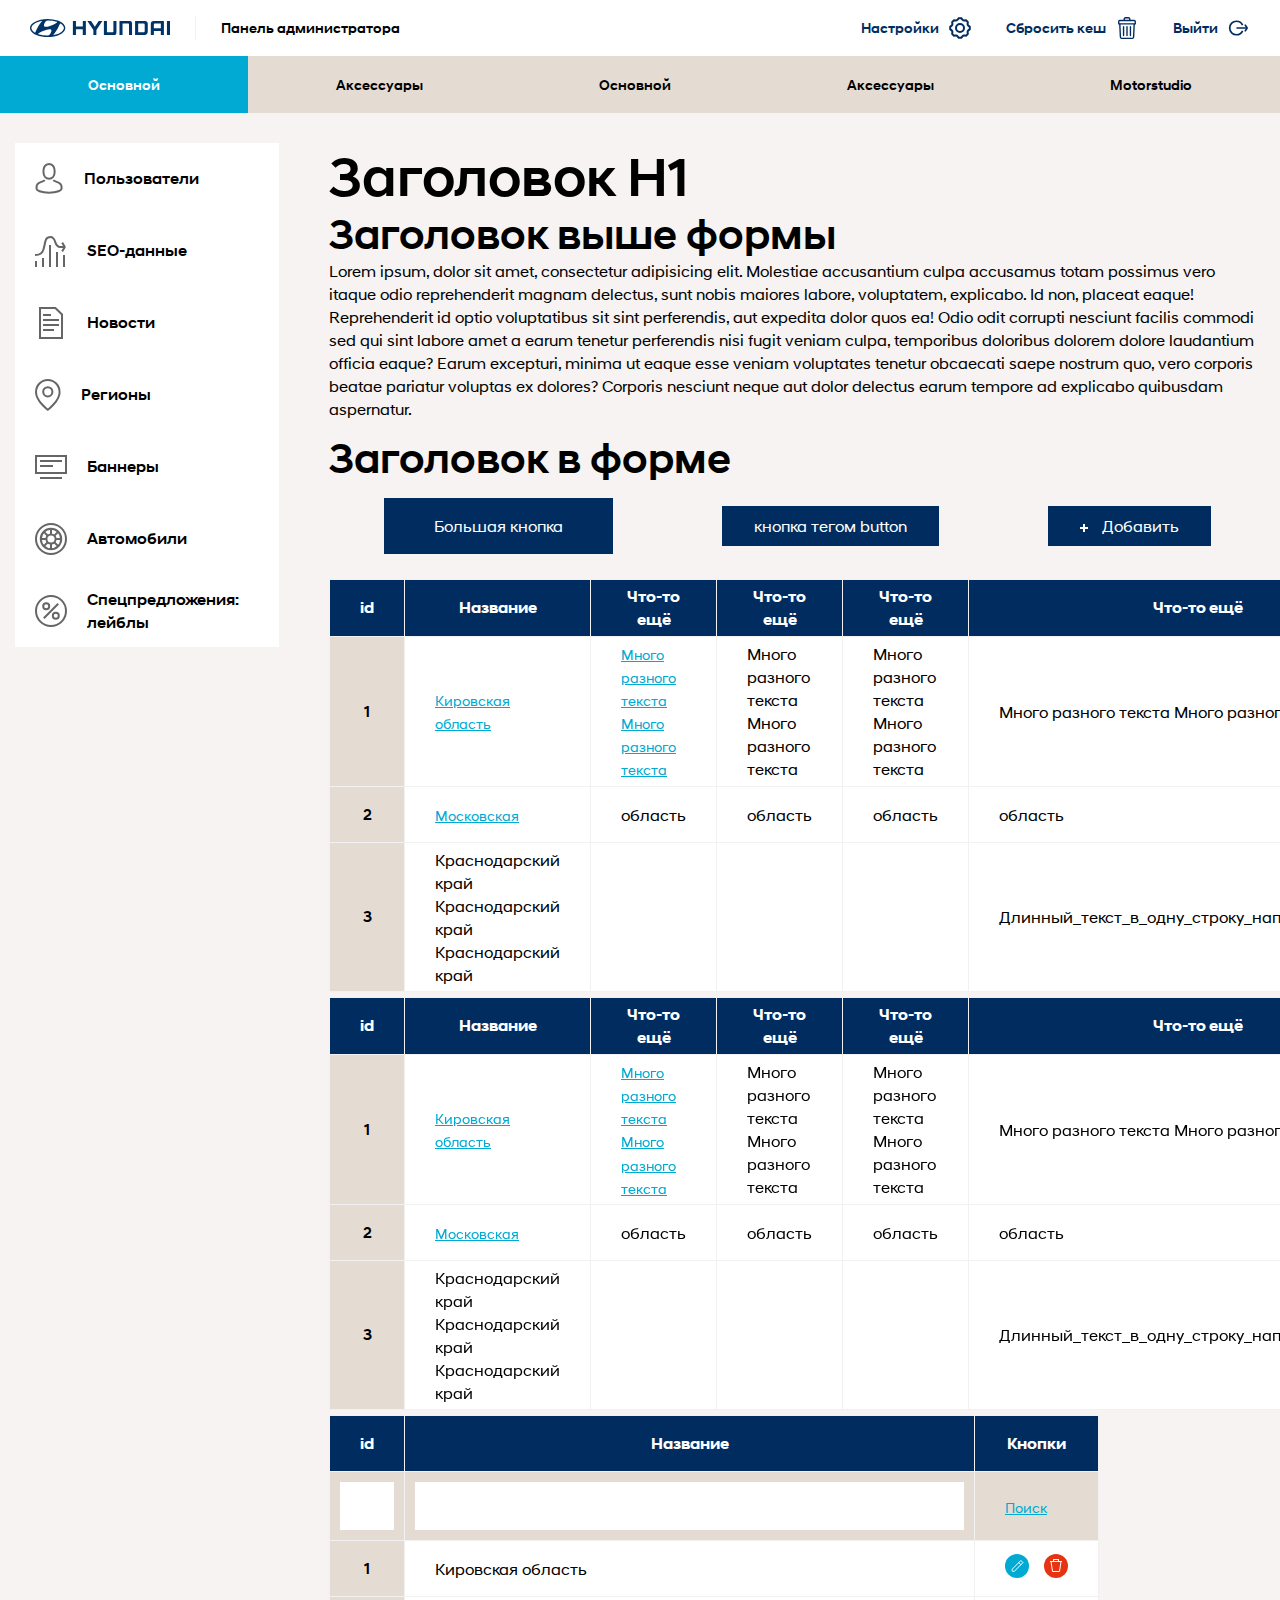
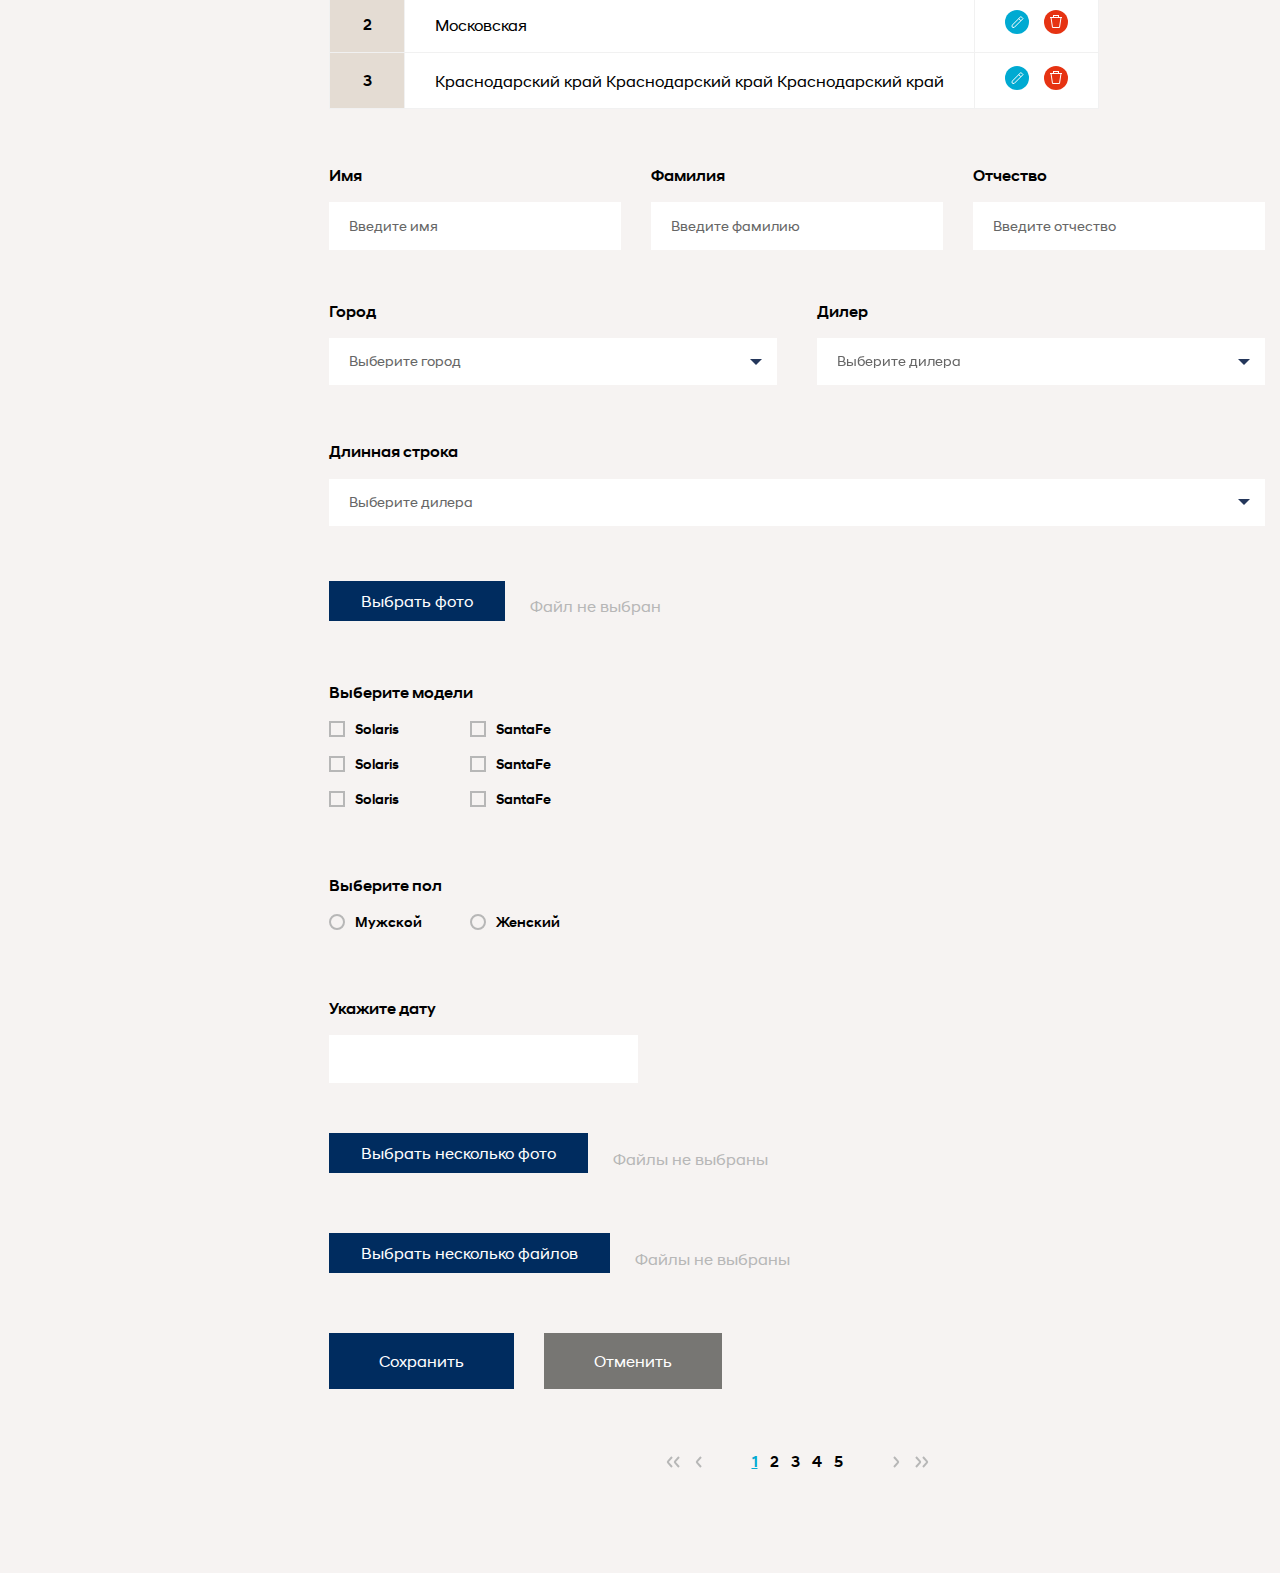
<file: index.html>
<!DOCTYPE html>
<html lang="ru">

<head>
	
	<base href="public/" />

	<meta charset="utf-8">
	
	<title>Admin Panel</title>
	<meta name="description" content="">

	<meta http-equiv="X-UA-Compatible" content="IE=edge">
	<meta name="viewport" content="width=device-width, initial-scale=1, maximum-scale=1">

	<meta property="og:image" content="path/to/image.jpg">
	<link rel="shortcut icon" href="../resources/admin/img/favicon/favicon.ico" type="image/x-icon">

	<link rel="stylesheet" href="css/admin/main.css?300520201328">
	<link rel="stylesheet" href="css/admin/libs.css?300520201328">

</head>

<body>
	<header class="header">
		<div class="header__top-line">
			<div class="header__left">
				<a href="javascript:void(0)" class="header__logo">
					<svg xmlns="http://www.w3.org/2000/svg" class="hyundai-logo">
						<use xlink:href="#img-hyundai"></use>
					</svg>
				</a>
				<h1 class="header__title">Панель администратора</h1>
			</div>
			<div class="header__right">
				<ul>
					<li>
						<a href="javascript:void(0)" class="header__link">
							<span>Настройки</span>
							<div class="header__icon">
								<svg viewBox="0 0 22 22" fill="none" xmlns="http://www.w3.org/2000/svg">
									<path d="M12.2816 1.23633L13.401 2.65378C13.8315 3.19892 14.5141 3.48163 15.204 3.40058L16.9978 3.18984L18.8102 5.00226L18.5995 6.79611C18.5184 7.48599 18.8011 8.16852 19.3463 8.59903L20.7637 9.71845L20.7637 12.2816L19.3463 13.401C18.8011 13.8315 18.5184 14.5141 18.5995 15.204L18.8102 16.9978L16.9978 18.8102L15.204 18.5995C14.5141 18.5184 13.8315 18.8011 13.401 19.3463L12.2816 20.7637H9.71845L8.59903 19.3463C8.16852 18.8011 7.48599 18.5184 6.79611 18.5995L5.00227 18.8102L3.18984 16.9978L3.40058 15.204C3.48163 14.5141 3.19892 13.8315 2.65379 13.401L1.23633 12.2816L1.23633 9.71845L2.65378 8.59903C3.19892 8.16852 3.48163 7.48599 3.40058 6.79611L3.18984 5.00227L5.00227 3.18984L6.79611 3.40058C7.48599 3.48163 8.16852 3.19892 8.59903 2.65378L9.71845 1.23633L12.2816 1.23633Z"
									 stroke="#002C5F" stroke-width="2" />
									<circle cx="11" cy="11" r="4" stroke="#002C5F" stroke-width="2" />
								</svg>
							</div>
						</a>
					</li>
					<li>
						<a href="javascript:void(0)" class="header__link">
							<span>Сбросить кеш</span>
							<div class="header__icon">
								<svg id="Layer_1" enable-background="new 0 0 512 512" height="512" viewBox="0 0 512 512" width="512" xmlns="http://www.w3.org/2000/svg"><g><path d="m424 64h-88v-16c0-26.467-21.533-48-48-48h-64c-26.467 0-48 21.533-48 48v16h-88c-22.056 0-40 17.944-40 40v56c0 8.836 7.164 16 16 16h8.744l13.823 290.283c1.221 25.636 22.281 45.717 47.945 45.717h242.976c25.665 0 46.725-20.081 47.945-45.717l13.823-290.283h8.744c8.836 0 16-7.164 16-16v-56c0-22.056-17.944-40-40-40zm-216-16c0-8.822 7.178-16 16-16h64c8.822 0 16 7.178 16 16v16h-96zm-128 56c0-4.411 3.589-8 8-8h336c4.411 0 8 3.589 8 8v40c-4.931 0-331.567 0-352 0zm313.469 360.761c-.407 8.545-7.427 15.239-15.981 15.239h-242.976c-8.555 0-15.575-6.694-15.981-15.239l-13.751-288.761h302.44z" fill="#002C5F"/><path d="m256 448c8.836 0 16-7.164 16-16v-208c0-8.836-7.164-16-16-16s-16 7.164-16 16v208c0 8.836 7.163 16 16 16z" fill="#002C5F"/><path d="m336 448c8.836 0 16-7.164 16-16v-208c0-8.836-7.164-16-16-16s-16 7.164-16 16v208c0 8.836 7.163 16 16 16z" fill="#002C5F"/><path d="m176 448c8.836 0 16-7.164 16-16v-208c0-8.836-7.164-16-16-16s-16 7.164-16 16v208c0 8.836 7.163 16 16 16z" fill="#002C5F"/></g></svg>
							</div>
						</a>
					</li>
					<li>
						<a href="../login.html" class="header__link">
							<span>Выйти</span>
							<div class="header__icon">
								<svg viewBox="0 0 26 24" fill="none" xmlns="http://www.w3.org/2000/svg">
									<path d="M20 8L22.2969 11.4453C22.5208 11.7812 22.5208 12.2188 22.2969 12.5547L20 16" stroke="#002C5F" stroke-width="2" />
									<path d="M17.2746 8.66667C16.0106 5.91263 13.2286 4 9.99996 4C5.58168 4 1.99996 7.58172 1.99996 12C1.99996 16.4183 5.58168 20 9.99996 20C13.2286 20 16.0106 18.0874 17.2746 15.3333M22.6666 12L9.99996 12"
									 stroke="#002C5F" stroke-width="2" />
								</svg>
							</div>
						</a>
					</li>
				</ul>
			</div>
		</div>
		<nav class="menu">
			<ul>
				<li class="menu__item">
					<a href="javascript:void(0)" class="menu__link active">
						<span>Основной</span>
					</a>
				</li>
				<li class="menu__item">
					<a href="javascript:void(0)" class="menu__link">
						<span>Аксессуары</span>
					</a>
				</li>
				<li class="menu__item">
					<a href="javascript:void(0)" class="menu__link">
						<span>Основной</span>
					</a>
				</li>
				<li class="menu__item">
					<a href="javascript:void(0)" class="menu__link">
						<span>Аксессуары</span>
					</a>
				</li>
				<li class="menu__item">
					<a href="javascript:void(0)" class="menu__link">
						<span>Motorstudio</span>
					</a>
				</li>
			</ul>
		</nav>
	</header>

	<section class="content">
		<div class="content__center">
			<aside class="sidebar">
				
				<div class="menu-title">Меню</div>
				<button class="mobile-btn"><span></span><span></span><span></span></button>

				<ul class="sidebar__list">
					<li class="sidebar__item">
						<a href="javascript:void(0)" class="sidebar__link">
							<div class="sidebar__icon">
								<svg width="29" height="32" viewBox="0 0 29 32" fill="none" xmlns="http://www.w3.org/2000/svg">
									<path d="M19.6829 8.58537C19.6829 12.9868 17.1854 15.7805 14.0488 15.7805C10.9122 15.7805 8.41463 12.9868 8.41463 8.58537C8.41463 6.32931 8.8823 4.4092 9.7984 3.08293C10.6793 1.80766 12.0259 1 14.0488 1C16.0717 1 17.4183 1.80766 18.2992 3.08293C19.2153 4.4092 19.6829 6.32931 19.6829 8.58537Z"
									 stroke="#666666" stroke-width="2" />
									<path d="M9.7561 17.1707C7.80488 19.4412 1.56097 18.6844 1.56097 23.6038V25.8744C1.82114 27.1357 5.30732 29.6585 14.0488 29.6585"
									 stroke="#666666" stroke-width="2" />
									<path d="M18.3415 17.1707C20.2927 19.4412 26.5366 18.6844 26.5366 23.6038V25.8744C26.2764 27.1357 22.7902 29.6585 14.0488 29.6585"
									 stroke="#666666" stroke-width="2" />
								</svg>
							</div>
							<span>Пользователи</span>
						</a>
					</li>
					<li class="sidebar__item">
						<a href="javascript:void(0)" class="sidebar__link">
							<div class="sidebar__icon">
								<svg width="32" height="31" viewBox="0 0 32 31" fill="none" xmlns="http://www.w3.org/2000/svg">
									<path d="M0 19C14.4 19 5.5 1 15.5 1C21.9 1 18.4 11 25.2 11H30" stroke="#666666" stroke-width="2" />
									<path d="M27.1486 6.59998L29.5555 10.4292C29.7728 10.7748 29.7728 11.2251 29.5555 11.5707L27.1486 15.4" stroke="#666666"
									 stroke-width="2" />
									<rect y="25" width="2" height="6" fill="#666666" />
									<rect x="7" y="22" width="2" height="9" fill="#666666" />
									<rect x="14" y="9" width="2" height="22" fill="#666666" />
									<rect x="21" y="16" width="2" height="15" fill="#666666" />
									<rect x="28" y="19" width="2" height="12" fill="#666666" />
								</svg>
							</div>
							<span>SEO-данные</span>
						</a>
					</li>
					<li class="sidebar__item">
						<a href="javascript:void(0)" class="sidebar__link">
							<div class="sidebar__icon">
								<svg width="32" height="32" viewBox="0 0 32 32" fill="none" xmlns="http://www.w3.org/2000/svg">
									<path d="M5 1H20.4056L27 7.42199V31H5V1Z" stroke="#666666" stroke-width="2" />
									<path d="M8 8H16" stroke="#666666" stroke-width="2" />
									<path d="M8 13H24" stroke="#666666" stroke-width="2" />
									<path d="M8 18H24" stroke="#666666" stroke-width="2" />
									<path d="M8 23H19" stroke="#666666" stroke-width="2" />
								</svg>
							</div>
							<span>Новости</span>
						</a>
					</li>
					<li class="sidebar__item">
						<a href="javascript:void(0)" class="sidebar__link">
							<div class="sidebar__icon">
								<svg width="26" height="32" viewBox="0 0 26 32" fill="none" xmlns="http://www.w3.org/2000/svg">
									<path d="M24.6 13.193C24.6 17.5575 21.6362 22.0142 18.461 25.4973C16.8972 27.2127 15.3302 28.6402 14.1529 29.6394C13.6009 30.1079 13.1363 30.4808 12.8 30.7436C12.4637 30.4808 11.9991 30.1079 11.4471 29.6394C10.2698 28.6402 8.70279 27.2127 7.13901 25.4973C3.9638 22.0142 1 17.5575 1 13.193C1 6.43026 6.31133 1 12.8 1C19.2887 1 24.6 6.43026 24.6 13.193Z"
									 stroke="#666666" stroke-width="2" />
									<path d="M17.4 12.8C17.4 15.3405 15.3405 17.4 12.8 17.4C10.2595 17.4 8.2 15.3405 8.2 12.8C8.2 10.2595 10.2595 8.20001 12.8 8.20001C15.3405 8.20001 17.4 10.2595 17.4 12.8Z"
									 stroke="#666666" stroke-width="2" />
								</svg>
							</div>
							<span>Регионы</span>
						</a>
					</li>
					<li class="sidebar__item">
						<a href="javascript:void(0)" class="sidebar__link">
							<div class="sidebar__icon">
								<svg width="32" height="24" viewBox="0 0 32 24" fill="none" xmlns="http://www.w3.org/2000/svg">
									<rect x="1" y="1" width="30" height="17" stroke="#666666" stroke-width="2" />
									<rect x="5" y="5" width="22" height="2" fill="#666666" />
									<rect x="5" y="22" width="22" height="2" fill="#666666" />
									<rect x="5" y="10" width="13" height="2" fill="#666666" />
								</svg>
							</div>
							<span>Баннеры</span>
						</a>
					</li>
					<li class="sidebar__item">
						<a href="javascript:void(0)" class="sidebar__link">
							<div class="sidebar__icon">
								<svg width="32" height="32" viewBox="0 0 32 32" fill="none" xmlns="http://www.w3.org/2000/svg">
									<circle cx="16" cy="16" r="15" stroke="#666666" stroke-width="2" />
									<circle r="4.6" transform="matrix(1 0 0 -1 16 16)" stroke="#666666" stroke-width="2" />
									<circle r="10.2" transform="matrix(1 0 0 -1 16 16)" stroke="#666666" stroke-width="2" />
									<path d="M16 5.59998V11.5" stroke="#666666" stroke-width="2" />
									<path d="M16 20V26.4" stroke="#666666" stroke-width="2" />
									<path d="M26.4 16H20" stroke="#666666" stroke-width="2" />
									<path d="M12 16L6 16" stroke="#666666" stroke-width="2" />
									<path d="M23.3539 8.64606L19 13" stroke="#666666" stroke-width="2" />
									<path d="M13 19L8.64594 23.3539" stroke="#666666" stroke-width="2" />
									<path d="M23.3539 23.3539L19 19" stroke="#666666" stroke-width="2" />
									<path d="M13 13L8.64594 8.64607" stroke="#666666" stroke-width="2" />
								</svg>
							</div>
							<span>Автомобили</span>
						</a>
					</li>
					<li class="sidebar__item">
						<a href="javascript:void(0)" class="sidebar__link">
							<div class="sidebar__icon">
								<svg width="32" height="32" viewBox="0 0 32 32" fill="none" xmlns="http://www.w3.org/2000/svg">
									<circle cx="11.2" cy="11.2" r="3" stroke="#666666" stroke-width="2" />
									<circle cx="20.8" cy="20.8" r="3" stroke="#666666" stroke-width="2" />
									<path d="M23.2 8.79999L8.8 23.2" stroke="#666666" stroke-width="2" />
									<circle cx="16" cy="16" r="15" stroke="#666666" stroke-width="2" />
								</svg>
							</div>
							<span>Спецпредложения: лейблы</span>
						</a>
					</li>
				</ul>
			</aside>
			<div class="content__right">
				<h1 class="h1">Заголовок H1</h1>
				<h2 class="h2">Заголовок выше формы</h2>
				<div class="content__text">Lorem ipsum, dolor sit amet, consectetur adipisicing elit. Molestiae accusantium culpa accusamus totam possimus vero itaque odio reprehenderit magnam delectus, sunt nobis maiores labore, voluptatem, explicabo. Id non, placeat eaque! Reprehenderit id optio voluptatibus sit sint perferendis, aut expedita dolor quos ea! Odio odit corrupti nesciunt facilis commodi sed qui sint labore amet a earum tenetur perferendis nisi fugit veniam culpa, temporibus doloribus dolorem dolore laudantium officia eaque? Earum excepturi, minima ut eaque esse veniam voluptates tenetur obcaecati saepe nostrum quo, vero corporis beatae pariatur voluptas ex dolores? Corporis nesciunt neque aut dolor delectus earum tempore ad explicabo quibusdam aspernatur.</div>
				<form action="">
					<div class="table__flex table__flex--caption">
						<h2 class="h2">Заголовок в форме</h2>
					</div>
					<div class="table__controls table__flex--caption">
						<!-- /.table_text -->
						<a href="javascript:void(0)" class="button button--large">Большая кнопка</a>
						<button class="button button--small">кнопка тегом button</button>
						<a href="javascript:void(0)" class="button button--small button--iconed">
							<span>
								<svg width="8" height="8" viewBox="0 0 8 8" fill="none" xmlns="http://www.w3.org/2000/svg">
									<rect x="3" width="2" height="8" fill="white" />
									<rect x="8" y="3" width="2" height="8" transform="rotate(90 8 3)" fill="white" />
								</svg>
							</span>
							Добавить
						</a>
					</div>
					<div class="table__wrap">
						<table class="table">
							<thead>
								<tr>
									<th>id</th>
									<th>Название</th>
									<th>Что-то ещё</th>
									<th>Что-то ещё</th>
									<th>Что-то ещё</th>
									<th>Что-то ещё</th>
									<th>Что-то ещё</th>
									<th>Что-то ещё</th>
									<th>Что-то ещё</th>
									<th>Что-то ещё</th>
									<th>Кнопки</th>
								</tr>
							</thead>
							<tbody>
								<tr>
									<td>1</td>
									<td><div class="table__text"><a href="javascript:void(0)" class="table__link">Кировская область</a></div></td>
									<td><a href="javascript:void(0)" class="table__link">Много разного текста Много разного текста</a></td>
									<td>Много разного текста Много разного текста</td>
									<td>Много разного текста Много разного текста</td>
									<td>Много разного текста Много разного текста</td>
									<td>Много разного текста Много разного текста</td>
									<td>Много разного текста Много разного текста</td>
									<td>Много разного текста Много разного текста</td>
									<td>Много разного текста Много разного текста</td>
									<td>
											<ul class="table__controls">
												<li>
													<a href="javascript:void(0)" class="table__link">Изменить</a>
												</li>
												<li>
													<a href="javascript:void(0)" class="table__link">Удалить</a>
												</li>
											</ul>
									</td>
								</tr>
								<tr>
									<td>2</td>
									<td>
											<div class="table__text"><a href="javascript:void(0)" class="table__link">Московская</a> </div>
									</td>
									<td><div class="table__text">область</div></td>
									<td><div class="table__text">область</div></td>
									<td><div class="table__text">область</div></td>
									<td><div class="table__text">область</div></td>
									<td><div class="table__text">область</div></td>
									<td><div class="table__text">область</div></td>
									<td><div class="table__text">область</div></td>
									<td><div class="table__text">область</div></td>
									<td>
											<ul class="table__controls">
												<li>
													<a href="javascript:void(0)" class="table__link">Изменить</a>
												</li>
												<li>
													<a href="javascript:void(0)" class="table__link">Удалить</a>
												</li>
											</ul>
									</td>
								</tr>
								<tr>
									<td>3</td>
									<td><div class="table__text">Краснодарский край Краснодарский край Краснодарский край</div></td>
									<td></td>
									<td></td>
									<td></td>
									<td>Длинный_текст_в_одну_строку_например_ссылка</td>
									<td></td>
									<td></td>
									<td></td>
									<td></td>
									<td>
											<ul class="table__controls table__controls--icons">
												<li>
													<a href="javascript:void(0)" class="table__link">
														<svg width="24" height="24" viewBox="0 0 24 24" fill="none" xmlns="http://www.w3.org/2000/svg">
															<circle cx="12" cy="12" r="12" fill="#00AAD2" />
															<path d="M15.8892 6.48958L18.0105 8.6109L9.16482 17.4566L7.6086 17.3593C7.35702 17.3436 7.15648 17.143 7.14076 16.8915L7.0435 15.3352L15.8892 6.48958Z"
															stroke="white" />
															<path d="M13.7678 8.6109L15.8891 10.7322" stroke="white" />
														</svg>
													</a>
												</li>
												<li>
													<a href="javascript:void(0)" class="table__link">
														<svg width="24" height="24" viewBox="0 0 24 24" fill="none" xmlns="http://www.w3.org/2000/svg">
															<circle cx="12" cy="12" r="12" fill="#E63312" />
															<path d="M7 7.5L8.5 17.5H15.5L17 7.5" stroke="white" />
															<path d="M6 7.5H18" stroke="white" />
															<rect x="9.5" y="5.5" width="5" height="2" stroke="white" />
														</svg>
													</a>
												</li>
											</ul>
									</td>
								</tr>
							</tbody>
						</table>
					</div>
					<div class="table__wrap-fixed">
						<table class="table">
							<thead>
								<tr>
									<th>id</th>
									<th>Название</th>
									<th>Что-то ещё</th>
									<th>Что-то ещё</th>
									<th>Что-то ещё</th>
									<th>Что-то ещё</th>
									<th>Что-то ещё</th>
									<th>Что-то ещё</th>
									<th>Что-то ещё</th>
									<th>Что-то ещё</th>
									<th>Кнопки</th>
								</tr>
							</thead>
							<tbody>
								<tr>
									<th>1</th>
									<td><div class="table__text"><a href="javascript:void(0)" class="table__link">Кировская область</a></div></td>
									<td><a href="javascript:void(0)" class="table__link">Много разного текста Много разного текста</a></td>
									<td>Много разного текста Много разного текста</td>
									<td>Много разного текста Много разного текста</td>
									<td>Много разного текста Много разного текста</td>
									<td>Много разного текста Много разного текста</td>
									<td>Много разного текста Много разного текста</td>
									<td>Много разного текста Много разного текста</td>
									<td>Много разного текста Много разного текста</td>
									<td>
											<ul class="table__controls">
												<li>
													<a href="javascript:void(0)" class="table__link">Изменить</a>
												</li>
												<li>
													<a href="javascript:void(0)" class="table__link">Удалить</a>
												</li>
											</ul>
									</td>
								</tr>
								<tr>
									<th>2</th>
									<td>
											<div class="table__text"><a href="javascript:void(0)" class="table__link">Московская</a> </div>
									</td>
									<td><div class="table__text">область</div></td>
									<td><div class="table__text">область</div></td>
									<td><div class="table__text">область</div></td>
									<td><div class="table__text">область</div></td>
									<td><div class="table__text">область</div></td>
									<td><div class="table__text">область</div></td>
									<td><div class="table__text">область</div></td>
									<td><div class="table__text">область</div></td>
									<td>
											<ul class="table__controls">
												<li>
													<a href="javascript:void(0)" class="table__link">Изменить</a>
												</li>
												<li>
													<a href="javascript:void(0)" class="table__link">Удалить</a>
												</li>
											</ul>
									</td>
								</tr>
								<tr>
									<th>3</th>
									<td><div class="table__text">Краснодарский край Краснодарский край Краснодарский край</div></td>
									<td></td>
									<td></td>
									<td></td>
									<td>Длинный_текст_в_одну_строку_например_ссылка</td>
									<td></td>
									<td></td>
									<td></td>
									<td></td>
									<td>
											<ul class="table__controls table__controls--icons">
												<li>
													<a href="javascript:void(0)" class="table__link">
														<svg width="24" height="24" viewBox="0 0 24 24" fill="none" xmlns="http://www.w3.org/2000/svg">
															<circle cx="12" cy="12" r="12" fill="#00AAD2" />
															<path d="M15.8892 6.48958L18.0105 8.6109L9.16482 17.4566L7.6086 17.3593C7.35702 17.3436 7.15648 17.143 7.14076 16.8915L7.0435 15.3352L15.8892 6.48958Z"
															stroke="white" />
															<path d="M13.7678 8.6109L15.8891 10.7322" stroke="white" />
														</svg>
													</a>
												</li>
												<li>
													<a href="javascript:void(0)" class="table__link">
														<svg width="24" height="24" viewBox="0 0 24 24" fill="none" xmlns="http://www.w3.org/2000/svg">
															<circle cx="12" cy="12" r="12" fill="#E63312" />
															<path d="M7 7.5L8.5 17.5H15.5L17 7.5" stroke="white" />
															<path d="M6 7.5H18" stroke="white" />
															<rect x="9.5" y="5.5" width="5" height="2" stroke="white" />
														</svg>
													</a>
												</li>
											</ul>
									</td>
								</tr>
							</tbody>
						</table>
					</div>
					<div class="table__wrap-sticky-header">
						<table class="table">
							<thead>
								<tr>
									<th>id</th>
									<th>Название</th>
									<th>Кнопки</th>
								</tr>
							</thead>
							<tbody>
								<tr class="search">
									<td>
										<fieldset>
											<input class="input" type="text" name="search_id" placeholder="" value="">
										</fieldset>
									</td>
									<td>
										<fieldset>
											<input class="input" type="text" name="search_name" placeholder="" value="">
										</fieldset>
									</td>
									<td><a href="javascript:void(0);" class="table__link" id="table_search">Поиск</a></td>
								</tr>
								<tr>
									<td>1</td>
									<td><div class="table__text">Кировская область</div></td>
									<td>
											<ul class="table__controls table__controls--icons">
												<li>
													<a href="javascript:void(0)" class="table__link">
														<svg width="24" height="24" viewBox="0 0 24 24" fill="none" xmlns="http://www.w3.org/2000/svg">
															<circle cx="12" cy="12" r="12" fill="#00AAD2" />
															<path d="M15.8892 6.48958L18.0105 8.6109L9.16482 17.4566L7.6086 17.3593C7.35702 17.3436 7.15648 17.143 7.14076 16.8915L7.0435 15.3352L15.8892 6.48958Z"
															stroke="white" />
															<path d="M13.7678 8.6109L15.8891 10.7322" stroke="white" />
														</svg>
													</a>
												</li>
												<li>
													<a href="javascript:void(0)" class="table__link">
														<svg width="24" height="24" viewBox="0 0 24 24" fill="none" xmlns="http://www.w3.org/2000/svg">
															<circle cx="12" cy="12" r="12" fill="#E63312" />
															<path d="M7 7.5L8.5 17.5H15.5L17 7.5" stroke="white" />
															<path d="M6 7.5H18" stroke="white" />
															<rect x="9.5" y="5.5" width="5" height="2" stroke="white" />
														</svg>
													</a>
												</li>
											</ul>
									</td>
								</tr>
								<tr>
									<td>2</td>
									<td><div class="table__text">Московская </div></td>
									<td>
											<ul class="table__controls table__controls--icons">
												<li>
													<a href="javascript:void(0)" class="table__link">
														<svg width="24" height="24" viewBox="0 0 24 24" fill="none" xmlns="http://www.w3.org/2000/svg">
															<circle cx="12" cy="12" r="12" fill="#00AAD2" />
															<path d="M15.8892 6.48958L18.0105 8.6109L9.16482 17.4566L7.6086 17.3593C7.35702 17.3436 7.15648 17.143 7.14076 16.8915L7.0435 15.3352L15.8892 6.48958Z"
															stroke="white" />
															<path d="M13.7678 8.6109L15.8891 10.7322" stroke="white" />
														</svg>
													</a>
												</li>
												<li>
													<a href="javascript:void(0)" class="table__link">
														<svg width="24" height="24" viewBox="0 0 24 24" fill="none" xmlns="http://www.w3.org/2000/svg">
															<circle cx="12" cy="12" r="12" fill="#E63312" />
															<path d="M7 7.5L8.5 17.5H15.5L17 7.5" stroke="white" />
															<path d="M6 7.5H18" stroke="white" />
															<rect x="9.5" y="5.5" width="5" height="2" stroke="white" />
														</svg>
													</a>
												</li>
											</ul>
									</td>
								</tr>
								<tr>
									<td>3</td>
									<td><div class="table__text">Краснодарский край Краснодарский край Краснодарский край</div></td>
									<td>
											<ul class="table__controls table__controls--icons">
												<li>
													<a href="javascript:void(0)" class="table__link">
														<svg width="24" height="24" viewBox="0 0 24 24" fill="none" xmlns="http://www.w3.org/2000/svg">
															<circle cx="12" cy="12" r="12" fill="#00AAD2" />
															<path d="M15.8892 6.48958L18.0105 8.6109L9.16482 17.4566L7.6086 17.3593C7.35702 17.3436 7.15648 17.143 7.14076 16.8915L7.0435 15.3352L15.8892 6.48958Z"
															stroke="white" />
															<path d="M13.7678 8.6109L15.8891 10.7322" stroke="white" />
														</svg>
													</a>
												</li>
												<li>
													<a href="javascript:void(0)" class="table__link">
														<svg width="24" height="24" viewBox="0 0 24 24" fill="none" xmlns="http://www.w3.org/2000/svg">
															<circle cx="12" cy="12" r="12" fill="#E63312" />
															<path d="M7 7.5L8.5 17.5H15.5L17 7.5" stroke="white" />
															<path d="M6 7.5H18" stroke="white" />
															<rect x="9.5" y="5.5" width="5" height="2" stroke="white" />
														</svg>
													</a>
												</li>
											</ul>
									</td>
								</tr>
							</tbody>
						</table>
					</div>

					<div class="content__line content__line--3">
						<fieldset>
							<label class="label" for="firstName">Имя</label>
							<input class="input" type="text" name="firstName" placeholder="Введите имя">
						</fieldset>
						<fieldset>
							<label class="label" for="surname">Фамилия</label>
							<input class="input" type="text" name="surname" placeholder="Введите фамилию">
						</fieldset>
						<fieldset>
							<label class="label" for="secondName">Отчество</label>
							<input class="input" type="text" name="secondName" placeholder="Введите отчество">
						</fieldset>
					</div>
					<div class="content__line content__line--2">
						<fieldset>
							<label class="label" for="city">Город</label>
							<select class="select" name="city">
								<option>Выберите город</option>
								<option value="1">Киров</option>
								<option value="2">Москва</option>
							</select>
						</fieldset>
						<fieldset>
							<label class="label" for="dealer">Дилер</label>
							<select class="select" name="dealer">
								<option>Выберите дилера</option>
								<option value="1">Киров</option>
								<option value="2">Москва</option>
							</select>
						</fieldset>
					</div>
					<div class="content__line">
						<fieldset>
							<label class="label" for="dealer">Длинная строка</label>
							<select class="select" name="dealer">
								<option>Выберите дилера</option>
								<option value="1">Киров</option>
								<option value="2">Москва</option>
							</select>
						</fieldset>
					</div>
					<div class="content__line">
						<div class="file-upload">
							<label tabindex="0" class="keydown">
								<input class="file-upload__input" type="file" name="file">
								<div class="button button--small file-upload__button">Выбрать фото</div>
							</label>
							<div class="file-upload__name">Файл не выбран</div>
							<a href="javascript:void(0)" class="file-upload__remove js-remove-file">
								<svg width="8" height="8" viewBox="0 0 8 8" fill="none" xmlns="http://www.w3.org/2000/svg">
									<rect y="7.27264" width="10.2851" height="1.02851" transform="rotate(-45 0 7.27264)" fill="#002C5F" />
									<rect x="0.727295" width="10.2851" height="1.02851" transform="rotate(45 0.727295 0)" fill="#002C5F" />
								</svg>
							</a>
						</div>
					</div>
					<div class="content__line content__line--w33">
						<fieldset>
							<label class="label">Выберите модели</label>

							<ul class="selection">
								<li class="selection__item">
									<label class="checkbox keydown" tabindex="0">
										<input type="checkbox" name="" id="">
										<div class="checkbox__box"></div>
										<div class="checkbox__title">Solaris</div>
									</label>
								</li>
								<li class="selection__item">
									<label class="checkbox keydown" tabindex="0">
										<input type="checkbox" name="" id="">
										<div class="checkbox__box"></div>
										<div class="checkbox__title">SantaFe</div>
									</label>
								</li>
								<li class="selection__item">
									<label class="checkbox keydown" tabindex="0">
										<input type="checkbox" name="" id="">
										<div class="checkbox__box"></div>
										<div class="checkbox__title">Solaris</div>
									</label>
								</li>
								<li class="selection__item">
									<label class="checkbox keydown" tabindex="0">
										<input type="checkbox" name="" id="">
										<div class="checkbox__box"></div>
										<div class="checkbox__title">SantaFe</div>
									</label>
								</li>
								<li class="selection__item">
									<label class="checkbox keydown" tabindex="0">
										<input type="checkbox" name="" id="">
										<div class="checkbox__box"></div>
										<div class="checkbox__title">Solaris</div>
									</label>
								</li>
								<li class="selection__item">
									<label class="checkbox keydown" tabindex="0">
										<input type="checkbox" name="" id="">
										<div class="checkbox__box"></div>
										<div class="checkbox__title">SantaFe</div>
									</label>
								</li>
							</ul>
						</fieldset>
					</div>
					<div class="content__line">
						<fieldset>
							<label class="label">Выберите пол</label>

							<ul class="selection">
								<li class="selection__item">
									<label class="radio keydown" tabindex="0"">
										<input type="radio" name="gender" id="">
										<div class="radio__circle"></div>
										<div class="radio__title">Мужской</div>
									</label>
								</li>
								<li class="selection__item">
									<label class="radio keydown" tabindex="0"">
										<input type="radio" name="gender" id="">
										<div class="radio__circle"></div>
										<div class="radio__title">Женский</div>
									</label>
								</li>
							</ul>
						</fieldset>
					</div>
					<div class="content__line content__line--w33">
						<fieldset>
							<label for="date" class="label">Укажите дату</label>
							<input class="input" type="text" name="date" id="datepicker">
						</fieldset>
					</div>
					<div class="content__line">
						<div class="file-upload multiple">
							<label tabindex="0" class="keydown">
								<input class="file-upload__input" type="file" name="photos" multiple>
								<div class="button button--small file-upload__button">Выбрать несколько фото</div>
							</label>
							<div class="file-upload__name file-upload__name--ml0">Файлы не выбраны</div>
							<ul class="file-upload__list">

							</ul>
						</div>
					</div>
					<div class="content__line">
						<div class="file-upload multiple">
							<label tabindex="0" class="keydown">
								<input class="file-upload__input" type="file" name="files" multiple>
								<div class="button button--small file-upload__button">Выбрать несколько файлов</div>
							</label>
							<div class="file-upload__name file-upload__name--ml0">Файлы не выбраны</div>
							<ul class="file-upload__list">

							</ul>
						</div>
					</div>
					<div class="content__line">
						<button type="submit" class="button button--large">Сохранить</button>
						<button class="button button--large button--grey">Отменить</button>
					</div>
				</form>

				<div class="content__line content__line--center">
					<div class="pagination">
						<a href="" class="pagination__first">
							<svg width="14" height="12" viewBox="0 0 14 12" fill="none" xmlns="http://www.w3.org/2000/svg">
								<g clip-path="url(#clip0)">
									<path d="M13 11L9.10207 6.66896C8.75979 6.28866 8.75979 5.71134 9.10207 5.33103L13 1" stroke="#B7B7B7" stroke-width="2" />
								</g>
								<g clip-path="url(#clip1)">
									<path d="M6 11L2.10207 6.66896C1.75979 6.28866 1.75979 5.71134 2.10207 5.33103L6 1" stroke="#B7B7B7" stroke-width="2" />
								</g>
								<defs>
									<clipPath id="clip0">
										<rect width="7" height="12" fill="white" transform="translate(14 12) rotate(-180)" />
									</clipPath>
									<clipPath id="clip1">
										<rect width="7" height="12" fill="white" transform="translate(7 12) rotate(-180)" />
									</clipPath>
								</defs>
							</svg>
						</a>
						<a href="" class="pagination__prev">
							<svg width="7" height="12" viewBox="0 0 7 12" fill="none" xmlns="http://www.w3.org/2000/svg">
								<path d="M6 11L2.10207 6.66896C1.75979 6.28866 1.75979 5.71134 2.10207 5.33103L6 1" stroke="#B7B7B7" stroke-width="2" />
							</svg>
						</a>
						<ul class="pagination__pages">
							<li class="pagination__page">
								<a href="javascript:void(0)" class="pagination__link active">1</a>
							</li>
							<li class="pagination__page">
								<a href="javascript:void(0)" class="pagination__link">2</a>
							</li>
							<li class="pagination__page">
								<a href="javascript:void(0)" class="pagination__link">3</a>
							</li>
							<li class="pagination__page">
								<a href="javascript:void(0)" class="pagination__link">4</a>
							</li>
							<li class="pagination__page">
								<a href="javascript:void(0)" class="pagination__link">5</a>
							</li>
						</ul>
						<a href="" class="pagination__prev">
							<svg width="7" height="12" viewBox="0 0 7 12" fill="none" xmlns="http://www.w3.org/2000/svg">
								<path d="M1 1L4.89793 5.33104C5.24021 5.71134 5.24021 6.28866 4.89793 6.66897L0.999998 11" stroke="#B7B7B7"
								 stroke-width="2" />
							</svg>
						</a>
						<a href="" class="pagination__last">
							<svg width="14" height="12" viewBox="0 0 14 12" fill="none" xmlns="http://www.w3.org/2000/svg">
								<g clip-path="url(#clip2)">
									<path d="M1 1L4.89793 5.33104C5.24021 5.71134 5.24021 6.28866 4.89793 6.66897L0.999998 11" stroke="#B7B7B7"
									 stroke-width="2" />
								</g>
								<g clip-path="url(#clip3)">
									<path d="M8 1L11.8979 5.33104C12.2402 5.71134 12.2402 6.28866 11.8979 6.66897L8 11" stroke="#B7B7B7" stroke-width="2" />
								</g>
								<defs>
									<clipPath id="clip2">
										<rect width="7" height="12" fill="white" />
									</clipPath>
									<clipPath id="clip3">
										<rect width="7" height="12" fill="white" transform="translate(7)" />
									</clipPath>
								</defs>
							</svg>
						</a>
					</div>
				</div>
			</div>
		</div>
	</section>

	<svg xmlns="http://www.w3.org/2000/svg" width="0" height="0" display="none" aria-hidden="true">
		<symbol id="img-hyundai" viewbox="0 0 512 65.85">
			<title>Hyundai</title>
			<path fill="#003469" d="M478.5,16.74h-21c-3.5.2-4.5,1.1-4.5,5.4v11.8h25.5Zm11.2-9.5v51.3H478.5V43.74H453v14.8H441.8V18.34c0-7.1,2.9-11.1,11.2-11.1Zm-59,11.1v27.8c0,8.8-5,12.5-11.2,12.5H384.3V7.34h35.2C429.1,7.24,430.7,13.34,430.7,18.34Zm-11.2,3.1a4.44,4.44,0,0,0-4.7-4.8H395.6v32.1h19.2c4.4-.2,4.7-2.8,4.7-4.9ZM156.9,7.24h11.2v20.2h25V7.24h11.2v51.3H193V37.64H168v20.9H156.8l.1-51.3Zm66.4,0,14,21,13.8-21h13.6L242.9,40v18.5H231.7V40L209.8,7.24Zm104,0h36c5.1,0,10.1.7,9.9,11.1v40.2H362V21.94c0-4.4-.5-5.4-4-5.4H338.4v41.9H327.2V7.24Zm184.7,0v51.3H500.8V7.24ZM270.3,58.64h36c7.1,0,10.1-2.1,9.9-12.4v-39H305v36.7c0,4.4-.5,4.9-4,4.9H281.4V7.24H270.2v51.4Z"
			 transform="translate(0)" style="fill:#003469" />
			<path fill="#003469" d="M111.6,10.24a89.15,89.15,0,0,0-10-4.4,118.24,118.24,0,0,0-50.8-5c-15.9,2.1-31.3,5.9-43.4,16.9-5.8,5.4-9.2,13.5-6.4,21.2,3.7,9.5,13.5,15.8,22.3,19.4,26,10.5,61.3,10.1,86.4-1.9,8.6-4.3,18.2-11.6,19.4-21.9C130.1,23.34,120.3,15,111.6,10.24Zm-58,4.5c2.2-4.2,6-9.2,11.4-9.3a116,116,0,0,1,32.5,4.5c.6.3,1.4.5,1.7,1.1s-.3,1.1-.7,1.6c-8.5,6.6-18.2,10.3-28.1,13.6-5,1.2-10.1,3.4-15.7,2.2a5,5,0,0,1-3.2-2.5C50.1,22,52,18,53.6,14.74ZM19.1,49.24c-1.3,1.2-2.6-.4-3.8-.9-6-3.9-11.4-10.3-9.8-17.8,2.5-9.8,12.6-15.1,21.1-18.7a80.75,80.75,0,0,1,15.7-4.3c.6,0,1.4-.1,1.6.5l-.2.6C32.9,20.94,25.8,35.14,19.1,49.24Zm55.1,4.7c-2.5,3.8-6.5,7.1-11.4,6.6a117.21,117.21,0,0,1-31.6-4.8,1.55,1.55,0,0,1-1.1-.8,1.44,1.44,0,0,1,.5-1.5c9.1-7.3,19.8-10.7,30.5-14.3,4-1.1,8.2-2.4,12.7-1.8a5.35,5.35,0,0,1,4.3,3.2C79.1,45.64,76.4,49.84,74.2,53.94Zm49.4-18.3c-2.5,10.2-13.6,15.6-22.4,19-4.8,1.6-9.6,3.2-14.9,3.7-.3,0-.9,0-.9-.5l.1-.6c7.5-8.4,13.1-17.8,18.1-27.4,2.3-4.3,4.4-8.7,6.4-13.1a2.36,2.36,0,0,1,.9-.6c1.8.3,3.1,1.7,4.6,2.7C120.6,23,125.2,28.74,123.6,35.64Z" />
		</symbol>
	</svg>

	<script src="js/admin/libs.js?id=d12ac506ecf4c3b7d88e"></script>
	<script src="js/admin/admin.js?id=7cae53ba4a135053a5cf"></script>

</body>

</html>
</file>
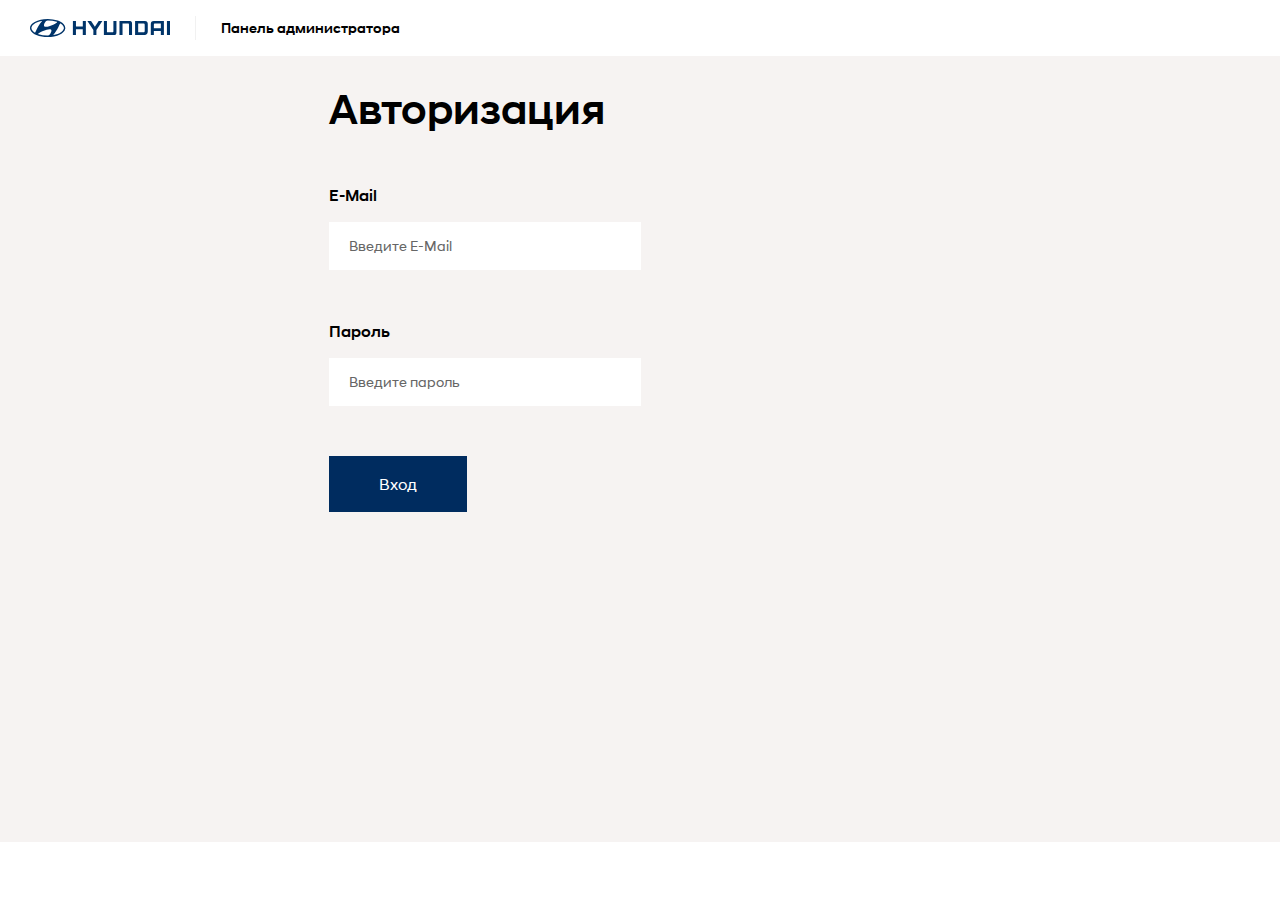
<file: login.html>
<!DOCTYPE html>
<html lang="ru">

<head>

	<base href="public/" />

	<meta charset="utf-8">

	<title>Admin Panel</title>
	<meta name="description" content="">

	<meta http-equiv="X-UA-Compatible" content="IE=edge">
	<meta name="viewport" content="width=device-width, initial-scale=1, maximum-scale=1">

	<meta property="og:image" content="path/to/image.jpg">
	<link rel="shortcut icon" href="../resources/admin/img/favicon/favicon.ico" type="image/x-icon">

	<link rel="stylesheet" href="css/admin/main.css?300520201328">
	<link rel="stylesheet" href="css/admin/libs.css?300520201328">
	
</head>

<body>
	<header class="header">
		<div class="header__top-line">
			<div class="header__left">
				<a href="../index.html" class="header__logo">
					<svg xmlns="http://www.w3.org/2000/svg" class="hyundai-logo">
						<use xlink:href="#img-hyundai"></use>
					</svg>
				</a>
				<h1 class="header__title">Панель администратора</h1>
			</div>
								</div>
						</header>
	
	<section class="content">
		<div class="content__center">
			<aside class="sidebar">
											</aside>
			
			<div class="content__right">
				
<h2 class="h2">Авторизация</h2>

<form method="post" action="/admin/login">
      <input type="hidden" name="_token" value="xxxxxx">
      <div class="content__line content__line--3">
              <fieldset>
        <label class="label" for="email">E-Mail</label>
            <input class="input" type="email" name="email" placeholder="Введите E-Mail" value='' required="required">
    </fieldset>

      </div>

      <div class="content__line content__line--3">
              <fieldset>
        <label class="label" for="password">Пароль</label>
            <input class="input" type="password" name="password" placeholder="Введите пароль" value='' required="required">
    </fieldset>

      </div>

        <div class="content__line">
            <button class="button button--large" type="submit">Вход</button>
          </div>
    </form>

			</div>
		</div>
	</section>

	<svg xmlns="http://www.w3.org/2000/svg" width="0" height="0" display="none" aria-hidden="true">
		<symbol id="img-hyundai" viewbox="0 0 512 65.85">
			<title>Hyundai</title>
			<path fill="#003469" d="M478.5,16.74h-21c-3.5.2-4.5,1.1-4.5,5.4v11.8h25.5Zm11.2-9.5v51.3H478.5V43.74H453v14.8H441.8V18.34c0-7.1,2.9-11.1,11.2-11.1Zm-59,11.1v27.8c0,8.8-5,12.5-11.2,12.5H384.3V7.34h35.2C429.1,7.24,430.7,13.34,430.7,18.34Zm-11.2,3.1a4.44,4.44,0,0,0-4.7-4.8H395.6v32.1h19.2c4.4-.2,4.7-2.8,4.7-4.9ZM156.9,7.24h11.2v20.2h25V7.24h11.2v51.3H193V37.64H168v20.9H156.8l.1-51.3Zm66.4,0,14,21,13.8-21h13.6L242.9,40v18.5H231.7V40L209.8,7.24Zm104,0h36c5.1,0,10.1.7,9.9,11.1v40.2H362V21.94c0-4.4-.5-5.4-4-5.4H338.4v41.9H327.2V7.24Zm184.7,0v51.3H500.8V7.24ZM270.3,58.64h36c7.1,0,10.1-2.1,9.9-12.4v-39H305v36.7c0,4.4-.5,4.9-4,4.9H281.4V7.24H270.2v51.4Z"
			 transform="translate(0)" style="fill:#003469" />
			<path fill="#003469" d="M111.6,10.24a89.15,89.15,0,0,0-10-4.4,118.24,118.24,0,0,0-50.8-5c-15.9,2.1-31.3,5.9-43.4,16.9-5.8,5.4-9.2,13.5-6.4,21.2,3.7,9.5,13.5,15.8,22.3,19.4,26,10.5,61.3,10.1,86.4-1.9,8.6-4.3,18.2-11.6,19.4-21.9C130.1,23.34,120.3,15,111.6,10.24Zm-58,4.5c2.2-4.2,6-9.2,11.4-9.3a116,116,0,0,1,32.5,4.5c.6.3,1.4.5,1.7,1.1s-.3,1.1-.7,1.6c-8.5,6.6-18.2,10.3-28.1,13.6-5,1.2-10.1,3.4-15.7,2.2a5,5,0,0,1-3.2-2.5C50.1,22,52,18,53.6,14.74ZM19.1,49.24c-1.3,1.2-2.6-.4-3.8-.9-6-3.9-11.4-10.3-9.8-17.8,2.5-9.8,12.6-15.1,21.1-18.7a80.75,80.75,0,0,1,15.7-4.3c.6,0,1.4-.1,1.6.5l-.2.6C32.9,20.94,25.8,35.14,19.1,49.24Zm55.1,4.7c-2.5,3.8-6.5,7.1-11.4,6.6a117.21,117.21,0,0,1-31.6-4.8,1.55,1.55,0,0,1-1.1-.8,1.44,1.44,0,0,1,.5-1.5c9.1-7.3,19.8-10.7,30.5-14.3,4-1.1,8.2-2.4,12.7-1.8a5.35,5.35,0,0,1,4.3,3.2C79.1,45.64,76.4,49.84,74.2,53.94Zm49.4-18.3c-2.5,10.2-13.6,15.6-22.4,19-4.8,1.6-9.6,3.2-14.9,3.7-.3,0-.9,0-.9-.5l.1-.6c7.5-8.4,13.1-17.8,18.1-27.4,2.3-4.3,4.4-8.7,6.4-13.1a2.36,2.36,0,0,1,.9-.6c1.8.3,3.1,1.7,4.6,2.7C120.6,23,125.2,28.74,123.6,35.64Z" />
		</symbol>
	</svg>
	
	<script src="js/admin/libs.js?id=d12ac506ecf4c3b7d88e"></script>
	<script src="js/admin/admin.js?id=7cae53ba4a135053a5cf"></script>

</body>

</html>
</file>
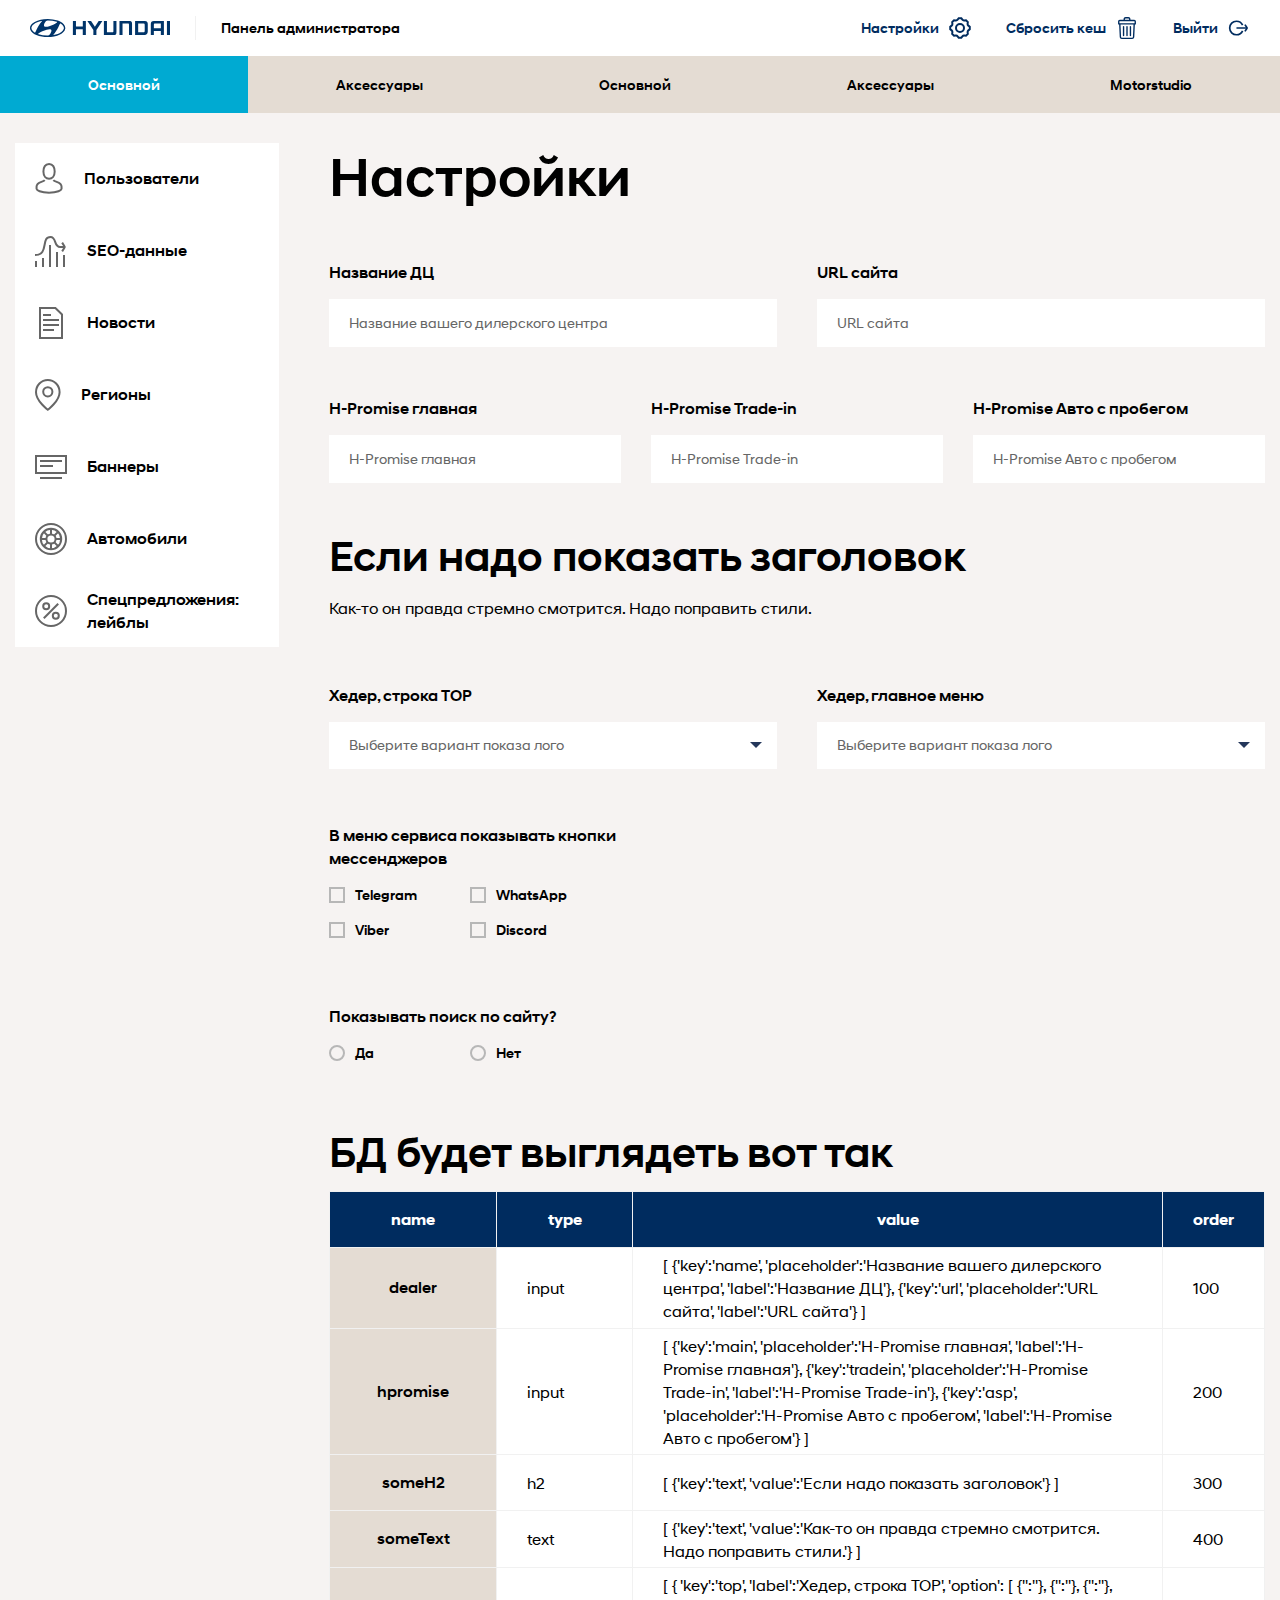
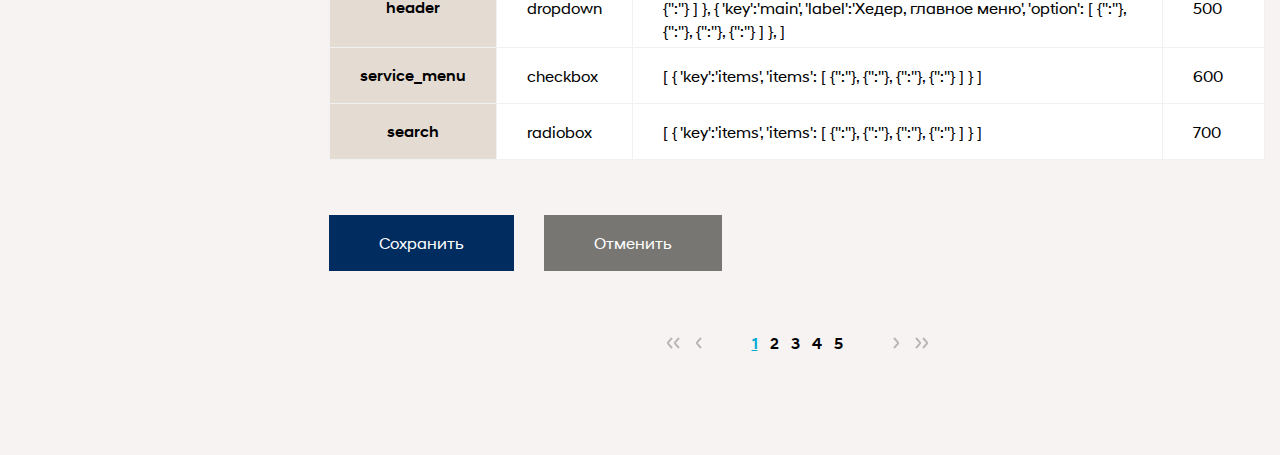
<file: settings.html>
<!DOCTYPE html>
<html lang="ru">

<head>
	
	<base href="public/" />

	<meta charset="utf-8">
	
	<title>Admin Panel</title>
	<meta name="description" content="">

	<meta http-equiv="X-UA-Compatible" content="IE=edge">
	<meta name="viewport" content="width=device-width, initial-scale=1, maximum-scale=1">

	<meta property="og:image" content="path/to/image.jpg">
	<link rel="shortcut icon" href="../resources/admin/img/favicon/favicon.ico" type="image/x-icon">

	<link rel="stylesheet" href="css/admin/main.css?300520201328">
	<link rel="stylesheet" href="css/admin/libs.css?300520201328">

</head>

<body>
	<header class="header">
		<div class="header__top-line">
			<div class="header__left">
				<a href="javascript:void(0)" class="header__logo">
					<svg xmlns="http://www.w3.org/2000/svg" class="hyundai-logo">
						<use xlink:href="#img-hyundai"></use>
					</svg>
				</a>
				<h1 class="header__title">Панель администратора</h1>
			</div>
			<div class="header__right">
				<ul>
					<li>
						<a href="javascript:void(0)" class="header__link">
							<span>Настройки</span>
							<div class="header__icon">
								<svg viewBox="0 0 22 22" fill="none" xmlns="http://www.w3.org/2000/svg">
									<path d="M12.2816 1.23633L13.401 2.65378C13.8315 3.19892 14.5141 3.48163 15.204 3.40058L16.9978 3.18984L18.8102 5.00226L18.5995 6.79611C18.5184 7.48599 18.8011 8.16852 19.3463 8.59903L20.7637 9.71845L20.7637 12.2816L19.3463 13.401C18.8011 13.8315 18.5184 14.5141 18.5995 15.204L18.8102 16.9978L16.9978 18.8102L15.204 18.5995C14.5141 18.5184 13.8315 18.8011 13.401 19.3463L12.2816 20.7637H9.71845L8.59903 19.3463C8.16852 18.8011 7.48599 18.5184 6.79611 18.5995L5.00227 18.8102L3.18984 16.9978L3.40058 15.204C3.48163 14.5141 3.19892 13.8315 2.65379 13.401L1.23633 12.2816L1.23633 9.71845L2.65378 8.59903C3.19892 8.16852 3.48163 7.48599 3.40058 6.79611L3.18984 5.00227L5.00227 3.18984L6.79611 3.40058C7.48599 3.48163 8.16852 3.19892 8.59903 2.65378L9.71845 1.23633L12.2816 1.23633Z"
									 stroke="#002C5F" stroke-width="2" />
									<circle cx="11" cy="11" r="4" stroke="#002C5F" stroke-width="2" />
								</svg>
							</div>
						</a>
					</li>
					<li>
						<a href="javascript:void(0)" class="header__link">
							<span>Сбросить кеш</span>
							<div class="header__icon">
								<svg id="Layer_1" enable-background="new 0 0 512 512" height="512" viewBox="0 0 512 512" width="512" xmlns="http://www.w3.org/2000/svg"><g><path d="m424 64h-88v-16c0-26.467-21.533-48-48-48h-64c-26.467 0-48 21.533-48 48v16h-88c-22.056 0-40 17.944-40 40v56c0 8.836 7.164 16 16 16h8.744l13.823 290.283c1.221 25.636 22.281 45.717 47.945 45.717h242.976c25.665 0 46.725-20.081 47.945-45.717l13.823-290.283h8.744c8.836 0 16-7.164 16-16v-56c0-22.056-17.944-40-40-40zm-216-16c0-8.822 7.178-16 16-16h64c8.822 0 16 7.178 16 16v16h-96zm-128 56c0-4.411 3.589-8 8-8h336c4.411 0 8 3.589 8 8v40c-4.931 0-331.567 0-352 0zm313.469 360.761c-.407 8.545-7.427 15.239-15.981 15.239h-242.976c-8.555 0-15.575-6.694-15.981-15.239l-13.751-288.761h302.44z" fill="#002C5F"/><path d="m256 448c8.836 0 16-7.164 16-16v-208c0-8.836-7.164-16-16-16s-16 7.164-16 16v208c0 8.836 7.163 16 16 16z" fill="#002C5F"/><path d="m336 448c8.836 0 16-7.164 16-16v-208c0-8.836-7.164-16-16-16s-16 7.164-16 16v208c0 8.836 7.163 16 16 16z" fill="#002C5F"/><path d="m176 448c8.836 0 16-7.164 16-16v-208c0-8.836-7.164-16-16-16s-16 7.164-16 16v208c0 8.836 7.163 16 16 16z" fill="#002C5F"/></g></svg>
							</div>
						</a>
					</li>
					<li>
						<a href="../login.html" class="header__link">
							<span>Выйти</span>
							<div class="header__icon">
								<svg viewBox="0 0 26 24" fill="none" xmlns="http://www.w3.org/2000/svg">
									<path d="M20 8L22.2969 11.4453C22.5208 11.7812 22.5208 12.2188 22.2969 12.5547L20 16" stroke="#002C5F" stroke-width="2" />
									<path d="M17.2746 8.66667C16.0106 5.91263 13.2286 4 9.99996 4C5.58168 4 1.99996 7.58172 1.99996 12C1.99996 16.4183 5.58168 20 9.99996 20C13.2286 20 16.0106 18.0874 17.2746 15.3333M22.6666 12L9.99996 12"
									 stroke="#002C5F" stroke-width="2" />
								</svg>
							</div>
						</a>
					</li>
				</ul>
			</div>
		</div>
		<nav class="menu">
			<ul>
				<li class="menu__item">
					<a href="javascript:void(0)" class="menu__link active">
						<span>Основной</span>
					</a>
				</li>
				<li class="menu__item">
					<a href="javascript:void(0)" class="menu__link">
						<span>Аксессуары</span>
					</a>
				</li>
				<li class="menu__item">
					<a href="javascript:void(0)" class="menu__link">
						<span>Основной</span>
					</a>
				</li>
				<li class="menu__item">
					<a href="javascript:void(0)" class="menu__link">
						<span>Аксессуары</span>
					</a>
				</li>
				<li class="menu__item">
					<a href="javascript:void(0)" class="menu__link">
						<span>Motorstudio</span>
					</a>
				</li>
			</ul>
		</nav>
	</header>

	<section class="content">
		<div class="content__center">
			<aside class="sidebar">
				
				<div class="menu-title">Меню</div>
				<button class="mobile-btn"><span></span><span></span><span></span></button>

				<ul class="sidebar__list">
					<li class="sidebar__item">
						<a href="javascript:void(0)" class="sidebar__link">
							<div class="sidebar__icon">
								<svg width="29" height="32" viewBox="0 0 29 32" fill="none" xmlns="http://www.w3.org/2000/svg">
									<path d="M19.6829 8.58537C19.6829 12.9868 17.1854 15.7805 14.0488 15.7805C10.9122 15.7805 8.41463 12.9868 8.41463 8.58537C8.41463 6.32931 8.8823 4.4092 9.7984 3.08293C10.6793 1.80766 12.0259 1 14.0488 1C16.0717 1 17.4183 1.80766 18.2992 3.08293C19.2153 4.4092 19.6829 6.32931 19.6829 8.58537Z"
									 stroke="#666666" stroke-width="2" />
									<path d="M9.7561 17.1707C7.80488 19.4412 1.56097 18.6844 1.56097 23.6038V25.8744C1.82114 27.1357 5.30732 29.6585 14.0488 29.6585"
									 stroke="#666666" stroke-width="2" />
									<path d="M18.3415 17.1707C20.2927 19.4412 26.5366 18.6844 26.5366 23.6038V25.8744C26.2764 27.1357 22.7902 29.6585 14.0488 29.6585"
									 stroke="#666666" stroke-width="2" />
								</svg>
							</div>
							<span>Пользователи</span>
						</a>
					</li>
					<li class="sidebar__item">
						<a href="javascript:void(0)" class="sidebar__link">
							<div class="sidebar__icon">
								<svg width="32" height="31" viewBox="0 0 32 31" fill="none" xmlns="http://www.w3.org/2000/svg">
									<path d="M0 19C14.4 19 5.5 1 15.5 1C21.9 1 18.4 11 25.2 11H30" stroke="#666666" stroke-width="2" />
									<path d="M27.1486 6.59998L29.5555 10.4292C29.7728 10.7748 29.7728 11.2251 29.5555 11.5707L27.1486 15.4" stroke="#666666"
									 stroke-width="2" />
									<rect y="25" width="2" height="6" fill="#666666" />
									<rect x="7" y="22" width="2" height="9" fill="#666666" />
									<rect x="14" y="9" width="2" height="22" fill="#666666" />
									<rect x="21" y="16" width="2" height="15" fill="#666666" />
									<rect x="28" y="19" width="2" height="12" fill="#666666" />
								</svg>
							</div>
							<span>SEO-данные</span>
						</a>
					</li>
					<li class="sidebar__item">
						<a href="javascript:void(0)" class="sidebar__link">
							<div class="sidebar__icon">
								<svg width="32" height="32" viewBox="0 0 32 32" fill="none" xmlns="http://www.w3.org/2000/svg">
									<path d="M5 1H20.4056L27 7.42199V31H5V1Z" stroke="#666666" stroke-width="2" />
									<path d="M8 8H16" stroke="#666666" stroke-width="2" />
									<path d="M8 13H24" stroke="#666666" stroke-width="2" />
									<path d="M8 18H24" stroke="#666666" stroke-width="2" />
									<path d="M8 23H19" stroke="#666666" stroke-width="2" />
								</svg>
							</div>
							<span>Новости</span>
						</a>
					</li>
					<li class="sidebar__item">
						<a href="javascript:void(0)" class="sidebar__link">
							<div class="sidebar__icon">
								<svg width="26" height="32" viewBox="0 0 26 32" fill="none" xmlns="http://www.w3.org/2000/svg">
									<path d="M24.6 13.193C24.6 17.5575 21.6362 22.0142 18.461 25.4973C16.8972 27.2127 15.3302 28.6402 14.1529 29.6394C13.6009 30.1079 13.1363 30.4808 12.8 30.7436C12.4637 30.4808 11.9991 30.1079 11.4471 29.6394C10.2698 28.6402 8.70279 27.2127 7.13901 25.4973C3.9638 22.0142 1 17.5575 1 13.193C1 6.43026 6.31133 1 12.8 1C19.2887 1 24.6 6.43026 24.6 13.193Z"
									 stroke="#666666" stroke-width="2" />
									<path d="M17.4 12.8C17.4 15.3405 15.3405 17.4 12.8 17.4C10.2595 17.4 8.2 15.3405 8.2 12.8C8.2 10.2595 10.2595 8.20001 12.8 8.20001C15.3405 8.20001 17.4 10.2595 17.4 12.8Z"
									 stroke="#666666" stroke-width="2" />
								</svg>
							</div>
							<span>Регионы</span>
						</a>
					</li>
					<li class="sidebar__item">
						<a href="javascript:void(0)" class="sidebar__link">
							<div class="sidebar__icon">
								<svg width="32" height="24" viewBox="0 0 32 24" fill="none" xmlns="http://www.w3.org/2000/svg">
									<rect x="1" y="1" width="30" height="17" stroke="#666666" stroke-width="2" />
									<rect x="5" y="5" width="22" height="2" fill="#666666" />
									<rect x="5" y="22" width="22" height="2" fill="#666666" />
									<rect x="5" y="10" width="13" height="2" fill="#666666" />
								</svg>
							</div>
							<span>Баннеры</span>
						</a>
					</li>
					<li class="sidebar__item">
						<a href="javascript:void(0)" class="sidebar__link">
							<div class="sidebar__icon">
								<svg width="32" height="32" viewBox="0 0 32 32" fill="none" xmlns="http://www.w3.org/2000/svg">
									<circle cx="16" cy="16" r="15" stroke="#666666" stroke-width="2" />
									<circle r="4.6" transform="matrix(1 0 0 -1 16 16)" stroke="#666666" stroke-width="2" />
									<circle r="10.2" transform="matrix(1 0 0 -1 16 16)" stroke="#666666" stroke-width="2" />
									<path d="M16 5.59998V11.5" stroke="#666666" stroke-width="2" />
									<path d="M16 20V26.4" stroke="#666666" stroke-width="2" />
									<path d="M26.4 16H20" stroke="#666666" stroke-width="2" />
									<path d="M12 16L6 16" stroke="#666666" stroke-width="2" />
									<path d="M23.3539 8.64606L19 13" stroke="#666666" stroke-width="2" />
									<path d="M13 19L8.64594 23.3539" stroke="#666666" stroke-width="2" />
									<path d="M23.3539 23.3539L19 19" stroke="#666666" stroke-width="2" />
									<path d="M13 13L8.64594 8.64607" stroke="#666666" stroke-width="2" />
								</svg>
							</div>
							<span>Автомобили</span>
						</a>
					</li>
					<li class="sidebar__item">
						<a href="javascript:void(0)" class="sidebar__link">
							<div class="sidebar__icon">
								<svg width="32" height="32" viewBox="0 0 32 32" fill="none" xmlns="http://www.w3.org/2000/svg">
									<circle cx="11.2" cy="11.2" r="3" stroke="#666666" stroke-width="2" />
									<circle cx="20.8" cy="20.8" r="3" stroke="#666666" stroke-width="2" />
									<path d="M23.2 8.79999L8.8 23.2" stroke="#666666" stroke-width="2" />
									<circle cx="16" cy="16" r="15" stroke="#666666" stroke-width="2" />
								</svg>
							</div>
							<span>Спецпредложения: лейблы</span>
						</a>
					</li>
				</ul>
			</aside>
			<div class="content__right">
				<h1 class="h1">Настройки</h1>
				<form action="">
					<div class="content__line content__line--2">
						<fieldset>
							<label class="label" for="firstName">Название ДЦ</label>
							<input class="input" type="text" name="firstName" placeholder="Название вашего дилерского центра">
						</fieldset>
						<fieldset>
							<label class="label" for="surname">URL сайта</label>
							<input class="input" type="text" name="surname" placeholder="URL сайта">
						</fieldset>
					</div>
					<div class="content__line content__line--3">
						<fieldset>
							<label class="label" for="secondName">H-Promise главная</label>
							<input class="input" type="text" name="secondName" placeholder="H-Promise главная">
						</fieldset>
						<fieldset>
							<label class="label" for="secondName">H-Promise Trade-in</label>
							<input class="input" type="text" name="secondName" placeholder="H-Promise Trade-in">
						</fieldset>
						<fieldset>
							<label class="label" for="secondName">H-Promise Авто с пробегом</label>
							<input class="input" type="text" name="secondName" placeholder="H-Promise Авто с пробегом">
						</fieldset>
					</div>
					<div class="content__line table__flex table__flex--caption">
						<h2 class="h2">Если надо показать заголовок</h2>
					</div>
					<div class="table__flex table__flex--caption">
						<div class="content__text">Как-то он правда стремно смотрится. Надо поправить стили.</div>
					</div>
					<div class="content__line content__line--2">
						<fieldset>
							<label class="label" for="city">Хедер, строка TOP</label>
							<select class="select" name="city">
								<option>Выберите вариант показа лого</option>
								<option value="1">только название ДЦ</option>
								<option value="2">только лого</option>
								<option value="3">ничего</option>
								<option value="4">лого + ДЦ + город</option>
								<option value="5">показать лого и название ДЦ</option>
							</select>
						</fieldset>
						<fieldset>
							<label class="label" for="dealer">Хедер, главное меню</label>
							<select class="select" name="dealer">
								<option>Выберите вариант показа лого</option>
								<option value="1">показывать только лого</option>
								<option value="2">только название ДЦ</option>
								<option value="3">лого + ДЦ</option>
								<option value="4">не показывать ничего</option>
							</select>
						</fieldset>
					</div>
					<div class="content__line content__line--w33">
						<fieldset>
							<label class="label">В меню сервиса показывать кнопки мессенджеров</label>

							<ul class="selection">
								<li class="selection__item">
									<label class="checkbox keydown" tabindex="0">
										<input type="checkbox" name="" id="">
										<div class="checkbox__box"></div>
										<div class="checkbox__title">Telegram</div>
									</label>
								</li>
								<li class="selection__item">
									<label class="checkbox keydown" tabindex="0">
										<input type="checkbox" name="" id="">
										<div class="checkbox__box"></div>
										<div class="checkbox__title">WhatsApp</div>
									</label>
								</li>
								<li class="selection__item">
									<label class="checkbox keydown" tabindex="0">
										<input type="checkbox" name="" id="">
										<div class="checkbox__box"></div>
										<div class="checkbox__title">Viber</div>
									</label>
								</li>
								<li class="selection__item">
									<label class="checkbox keydown" tabindex="0">
										<input type="checkbox" name="" id="">
										<div class="checkbox__box"></div>
										<div class="checkbox__title">Discord</div>
									</label>
								</li>
							</ul>
						</fieldset>
					</div>
					<div class="content__line">
						<fieldset>
							<label class="label">Показывать поиск по сайту?</label>

							<ul class="selection">
								<li class="selection__item">
									<label class="radio keydown" tabindex="0"">
										<input type="radio" name="gender" id="">
										<div class="radio__circle"></div>
										<div class="radio__title">Да</div>
									</label>
								</li>
								<li class="selection__item">
									<label class="radio keydown" tabindex="0"">
										<input type="radio" name="gender" id="">
										<div class="radio__circle"></div>
										<div class="radio__title">Нет</div>
									</label>
								</li>
							</ul>
						</fieldset>
					</div>
					<div class="content__line table__flex table__flex--caption">
						<h2 class="h2">БД будет выглядеть вот так</h2>
					</div>
					<div class="table__wrap">
						<table class="table">
							<thead>
								<tr>
									<th>name</th>
									<th>type</th>
									<th>value</th>
									<th>order</th>
								</tr>
							</thead>
							<tbody>
								<tr>
									<td>
										dealer
									</td>
									<td>
										input
									</td>
									<td>
										[
											{'key':'name', 'placeholder':'Название вашего дилерского центра', 'label':'Название ДЦ'},
											{'key':'url', 'placeholder':'URL сайта', 'label':'URL сайта'}
										]
									</td>
									<td>100</td>
								</tr>
								<tr>
									<td>hpromise</td>
									<td>input</td>
									<td>
										[
											{'key':'main', 'placeholder':'H-Promise главная', 'label':'H-Promise главная'},
											{'key':'tradein', 'placeholder':'H-Promise Trade-in', 'label':'H-Promise Trade-in'},
											{'key':'asp', 'placeholder':'H-Promise Авто с пробегом', 'label':'H-Promise Авто с пробегом'}
										]
									</td>
									<td>200</td>
								</tr>
								<tr>
									<td>someH2</td>
									<td>h2</td>
									<td>
										[
											{'key':'text', 'value':'Если надо показать заголовок'}
										]
									</td>
									<td>300</td>
								</tr>
								<tr>
									<td>someText</td>
									<td>text</td>
									<td>
										[
											{'key':'text', 'value':'Как-то он правда стремно смотрится. Надо поправить стили.'}
										]
									</td>
									<td>400</td>
								</tr>
								<tr>
									<td>header</td>
									<td>dropdown</td>
									<td>
										[
											{
												'key':'top', 'label':'Хедер, строка TOP', 
												'option': [
													{'':''},
													{'':''},
													{'':''},
													{'':''}
												]
											},
											{
												'key':'main', 'label':'Хедер, главное меню', 
												'option': [
													{'':''},
													{'':''},
													{'':''},
													{'':''}
												]
											},
										]
									</td>
									<td>500</td>
								</tr>
								<tr>
									<td>service_menu</td>
									<td>checkbox</td>
									<td>
										[
											{
												'key':'items', 
												'items': [
													{'':''},
													{'':''},
													{'':''},
													{'':''}
												]
											}
										]
									</td>
									<td>600</td>
								</tr>
								<tr>
									<td>search</td>
									<td>radiobox</td>
									<td>
										[
											{
												'key':'items', 
												'items': [
													{'':''},
													{'':''},
													{'':''},
													{'':''}
												]
											}
										]
									</td>
									<td>700</td>
								</tr>
							</tbody>
						</table>
					</div>
					<div class="content__line">
						<button type="submit" class="button button--large">Сохранить</button>
						<button class="button button--large button--grey">Отменить</button>
					</div>
				</form>

				<div class="content__line content__line--center">
					<div class="pagination">
						<a href="" class="pagination__first">
							<svg width="14" height="12" viewBox="0 0 14 12" fill="none" xmlns="http://www.w3.org/2000/svg">
								<g clip-path="url(#clip0)">
									<path d="M13 11L9.10207 6.66896C8.75979 6.28866 8.75979 5.71134 9.10207 5.33103L13 1" stroke="#B7B7B7" stroke-width="2" />
								</g>
								<g clip-path="url(#clip1)">
									<path d="M6 11L2.10207 6.66896C1.75979 6.28866 1.75979 5.71134 2.10207 5.33103L6 1" stroke="#B7B7B7" stroke-width="2" />
								</g>
								<defs>
									<clipPath id="clip0">
										<rect width="7" height="12" fill="white" transform="translate(14 12) rotate(-180)" />
									</clipPath>
									<clipPath id="clip1">
										<rect width="7" height="12" fill="white" transform="translate(7 12) rotate(-180)" />
									</clipPath>
								</defs>
							</svg>
						</a>
						<a href="" class="pagination__prev">
							<svg width="7" height="12" viewBox="0 0 7 12" fill="none" xmlns="http://www.w3.org/2000/svg">
								<path d="M6 11L2.10207 6.66896C1.75979 6.28866 1.75979 5.71134 2.10207 5.33103L6 1" stroke="#B7B7B7" stroke-width="2" />
							</svg>
						</a>
						<ul class="pagination__pages">
							<li class="pagination__page">
								<a href="javascript:void(0)" class="pagination__link active">1</a>
							</li>
							<li class="pagination__page">
								<a href="javascript:void(0)" class="pagination__link">2</a>
							</li>
							<li class="pagination__page">
								<a href="javascript:void(0)" class="pagination__link">3</a>
							</li>
							<li class="pagination__page">
								<a href="javascript:void(0)" class="pagination__link">4</a>
							</li>
							<li class="pagination__page">
								<a href="javascript:void(0)" class="pagination__link">5</a>
							</li>
						</ul>
						<a href="" class="pagination__prev">
							<svg width="7" height="12" viewBox="0 0 7 12" fill="none" xmlns="http://www.w3.org/2000/svg">
								<path d="M1 1L4.89793 5.33104C5.24021 5.71134 5.24021 6.28866 4.89793 6.66897L0.999998 11" stroke="#B7B7B7"
								 stroke-width="2" />
							</svg>
						</a>
						<a href="" class="pagination__last">
							<svg width="14" height="12" viewBox="0 0 14 12" fill="none" xmlns="http://www.w3.org/2000/svg">
								<g clip-path="url(#clip2)">
									<path d="M1 1L4.89793 5.33104C5.24021 5.71134 5.24021 6.28866 4.89793 6.66897L0.999998 11" stroke="#B7B7B7"
									 stroke-width="2" />
								</g>
								<g clip-path="url(#clip3)">
									<path d="M8 1L11.8979 5.33104C12.2402 5.71134 12.2402 6.28866 11.8979 6.66897L8 11" stroke="#B7B7B7" stroke-width="2" />
								</g>
								<defs>
									<clipPath id="clip2">
										<rect width="7" height="12" fill="white" />
									</clipPath>
									<clipPath id="clip3">
										<rect width="7" height="12" fill="white" transform="translate(7)" />
									</clipPath>
								</defs>
							</svg>
						</a>
					</div>
				</div>
			</div>
		</div>
	</section>

	<svg xmlns="http://www.w3.org/2000/svg" width="0" height="0" display="none" aria-hidden="true">
		<symbol id="img-hyundai" viewbox="0 0 512 65.85">
			<title>Hyundai</title>
			<path fill="#003469" d="M478.5,16.74h-21c-3.5.2-4.5,1.1-4.5,5.4v11.8h25.5Zm11.2-9.5v51.3H478.5V43.74H453v14.8H441.8V18.34c0-7.1,2.9-11.1,11.2-11.1Zm-59,11.1v27.8c0,8.8-5,12.5-11.2,12.5H384.3V7.34h35.2C429.1,7.24,430.7,13.34,430.7,18.34Zm-11.2,3.1a4.44,4.44,0,0,0-4.7-4.8H395.6v32.1h19.2c4.4-.2,4.7-2.8,4.7-4.9ZM156.9,7.24h11.2v20.2h25V7.24h11.2v51.3H193V37.64H168v20.9H156.8l.1-51.3Zm66.4,0,14,21,13.8-21h13.6L242.9,40v18.5H231.7V40L209.8,7.24Zm104,0h36c5.1,0,10.1.7,9.9,11.1v40.2H362V21.94c0-4.4-.5-5.4-4-5.4H338.4v41.9H327.2V7.24Zm184.7,0v51.3H500.8V7.24ZM270.3,58.64h36c7.1,0,10.1-2.1,9.9-12.4v-39H305v36.7c0,4.4-.5,4.9-4,4.9H281.4V7.24H270.2v51.4Z"
			 transform="translate(0)" style="fill:#003469" />
			<path fill="#003469" d="M111.6,10.24a89.15,89.15,0,0,0-10-4.4,118.24,118.24,0,0,0-50.8-5c-15.9,2.1-31.3,5.9-43.4,16.9-5.8,5.4-9.2,13.5-6.4,21.2,3.7,9.5,13.5,15.8,22.3,19.4,26,10.5,61.3,10.1,86.4-1.9,8.6-4.3,18.2-11.6,19.4-21.9C130.1,23.34,120.3,15,111.6,10.24Zm-58,4.5c2.2-4.2,6-9.2,11.4-9.3a116,116,0,0,1,32.5,4.5c.6.3,1.4.5,1.7,1.1s-.3,1.1-.7,1.6c-8.5,6.6-18.2,10.3-28.1,13.6-5,1.2-10.1,3.4-15.7,2.2a5,5,0,0,1-3.2-2.5C50.1,22,52,18,53.6,14.74ZM19.1,49.24c-1.3,1.2-2.6-.4-3.8-.9-6-3.9-11.4-10.3-9.8-17.8,2.5-9.8,12.6-15.1,21.1-18.7a80.75,80.75,0,0,1,15.7-4.3c.6,0,1.4-.1,1.6.5l-.2.6C32.9,20.94,25.8,35.14,19.1,49.24Zm55.1,4.7c-2.5,3.8-6.5,7.1-11.4,6.6a117.21,117.21,0,0,1-31.6-4.8,1.55,1.55,0,0,1-1.1-.8,1.44,1.44,0,0,1,.5-1.5c9.1-7.3,19.8-10.7,30.5-14.3,4-1.1,8.2-2.4,12.7-1.8a5.35,5.35,0,0,1,4.3,3.2C79.1,45.64,76.4,49.84,74.2,53.94Zm49.4-18.3c-2.5,10.2-13.6,15.6-22.4,19-4.8,1.6-9.6,3.2-14.9,3.7-.3,0-.9,0-.9-.5l.1-.6c7.5-8.4,13.1-17.8,18.1-27.4,2.3-4.3,4.4-8.7,6.4-13.1a2.36,2.36,0,0,1,.9-.6c1.8.3,3.1,1.7,4.6,2.7C120.6,23,125.2,28.74,123.6,35.64Z" />
		</symbol>
	</svg>

	<script src="js/admin/libs.js?id=d12ac506ecf4c3b7d88e"></script>
	<script src="js/admin/admin.js?id=7cae53ba4a135053a5cf"></script>

</body>

</html>
</file>
